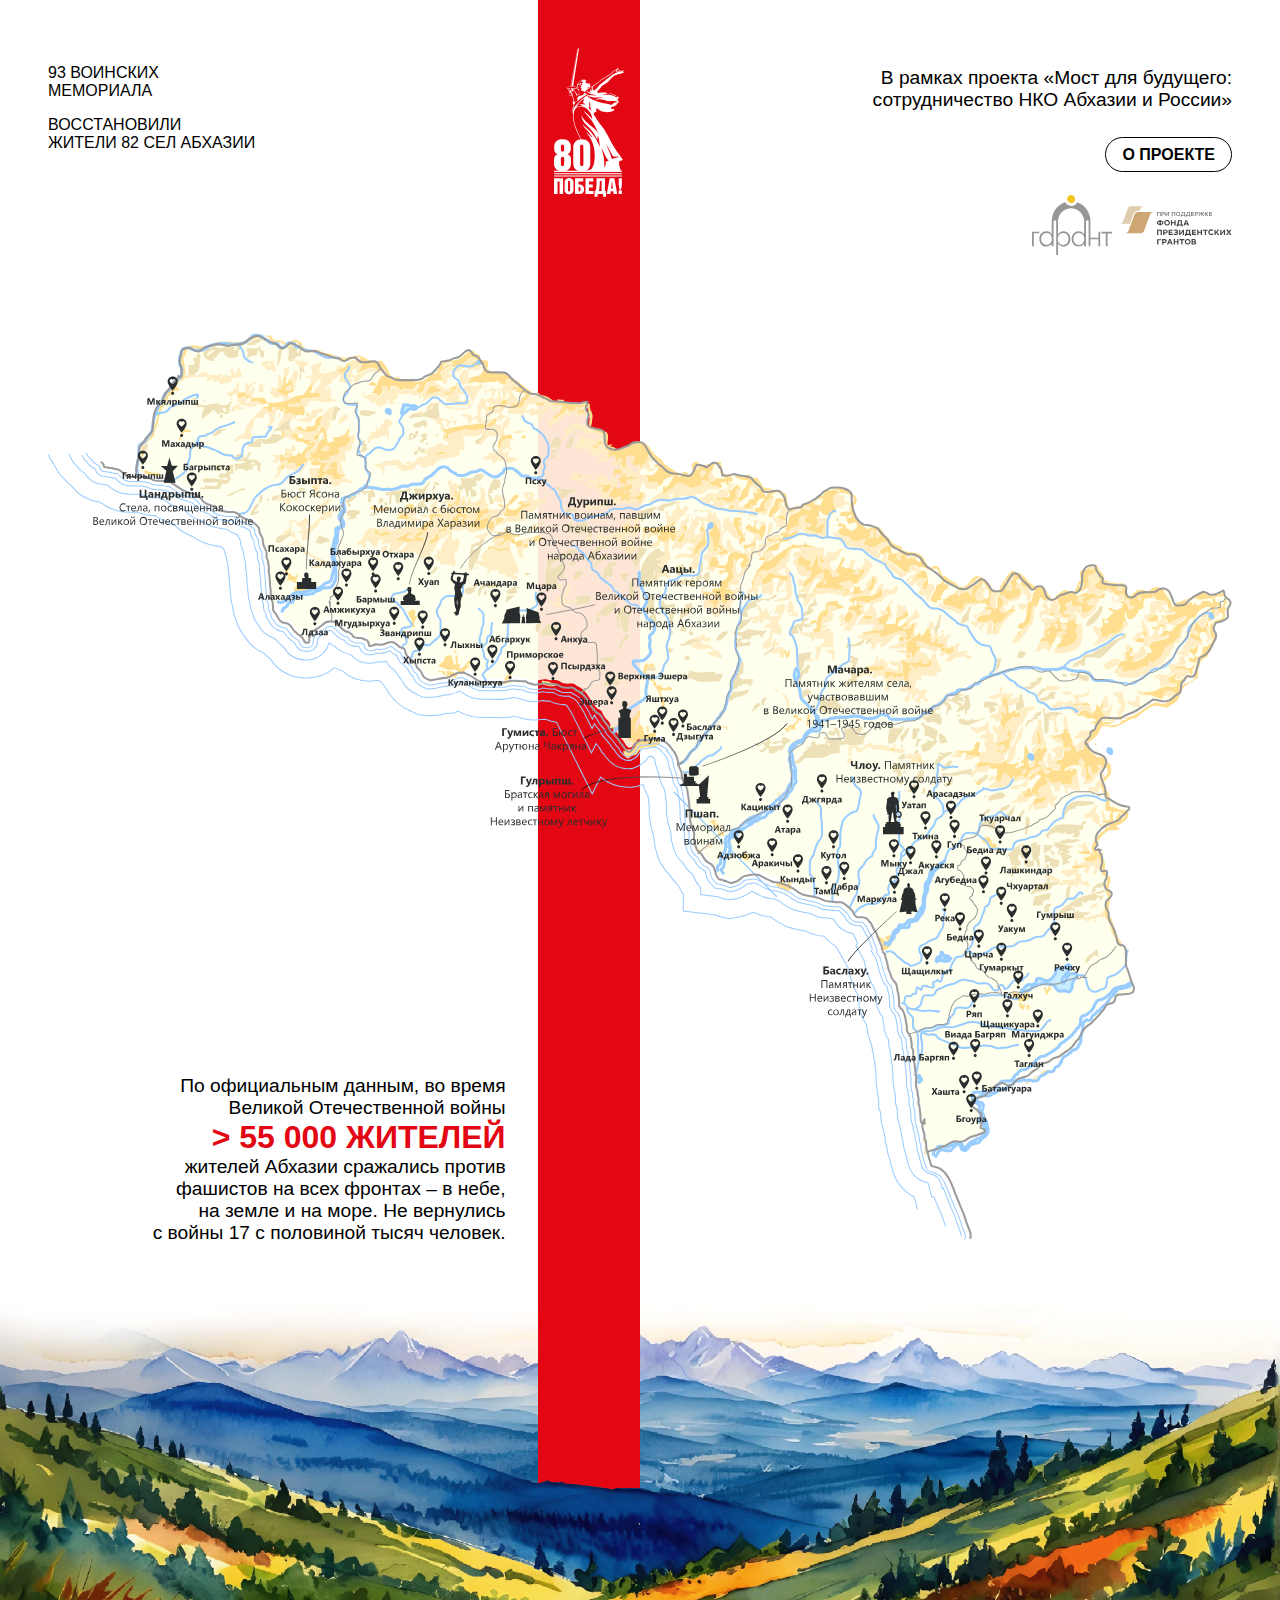
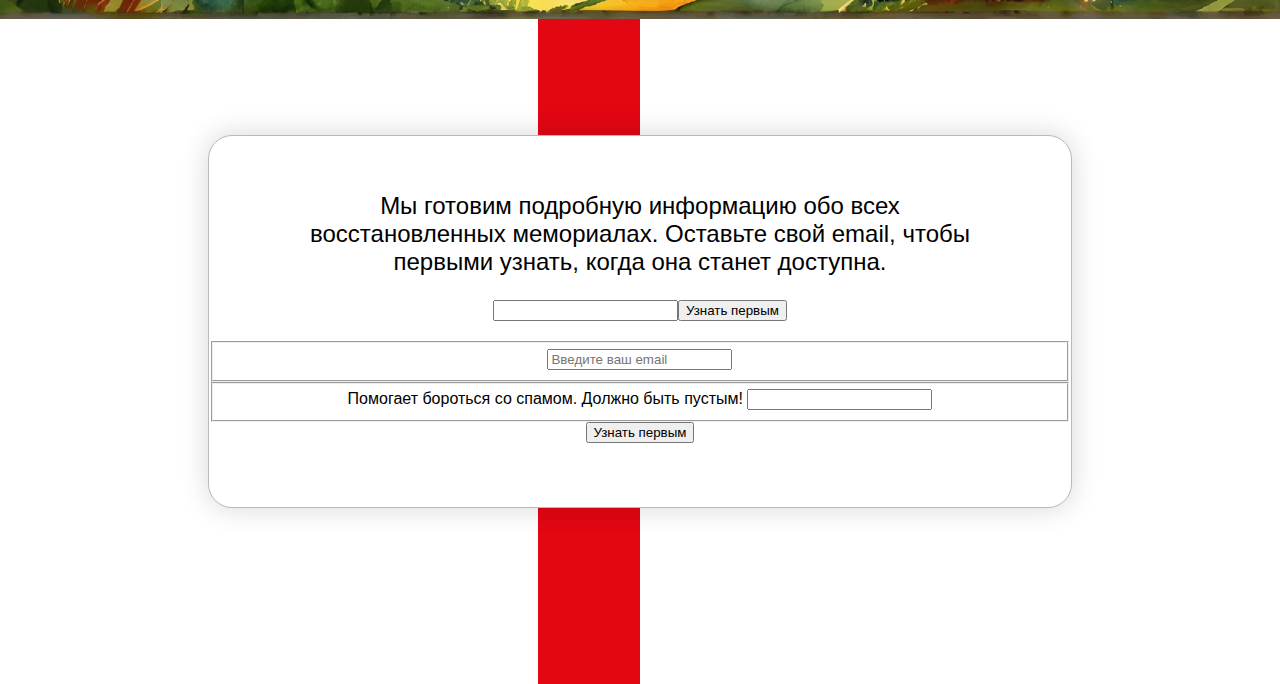
<file: index.html>
<!doctype html>
<html lang="ru">
<head>
  <meta charset="utf-8" />
  <title>93 воинских мемориала восстановили жители 82 сел Абхазии</title>
  <link rel="stylesheet" href="style.css" />
  <script src="https://ajax.googleapis.com/ajax/libs/jquery/3.5.1/jquery.min.js"></script>
  <script src="g-form.js"></script>
</head>
<body>

  
<div class="mainWrapp">
    <div class="header">
        <p class="voin">93 ВОИНСКИХ <br>МЕМОРИАЛА</p><p class="vosst">ВОССТАНОВИЛИ<br> ЖИТЕЛИ 82&nbsp;СЕЛ АБХАЗИИ</p>
    </div>

    <div class="pobeda"><img src="img/80.svg" alt="80 Победа!"></div>

    <div class="map">
        <img src="img/map.svg" alt="Карта восстановленных мемориалов">
    </div>

    <div class="about">
        <p>В рамках проекта «Мост для&nbsp;будущего: сотрудничество НКО Абхазии и&nbsp;России»</p>
   
        <div class="butWrap"><a href="about.html" class="button" target="_self">
            О проекте
            </a></div>
            <div class="logos">
                <div class="logoGarant"><a href="https://ngogarant.ru/" target="_blank"><img class="" src="/img/logoGarant.svg" alt="Группа некоммерческих организаций «Гарант»"></a></div>
                <div class="logoFPG"><a href="https://xn--80afcdbalict6afooklqi5o.xn--p1ai/" target="_blank"><img class="" src="/img/logoFPG.svg" alt="При поддержке Фонда президентских грантов"></a></div>
            </div>    
        </div>

    <div class="hist01">
        <p>По официальным данным, во&nbsp;время Великой Отечественной войны</p>
        <p class="accent">> 55 000 жителей</p>
        <p>жителей Абхазии сражались против фашистов на&nbsp;всех фронтах&nbsp;– в&nbsp;небе, на&nbsp;земле и&nbsp;на&nbsp;море. Не&nbsp;вернулись с&nbsp;войны 17&nbsp;с&nbsp;половиной тысяч человек.</p>
    </div>

    <div class="mount">
        <img src="img/bgBack.jpg" alt="">
        </div>
    <div class="mountUp">
        <img src="img/bgFront.png" alt="">
        </div>
      
        
        <div class="formWrapp">
            <div class="formCase">
                <p class="formText">Мы готовим подробную информацию обо&nbsp;всех восстановленных мемориалах. Оставьте свой email, чтобы первыми узнать, когда она станет доступна.</p>

                <div class="form">
                <form id="subscription-form" method="post" action="/subscribe">
                <input type="email" id="email" name="email" required><button type="submit">Узнать первым</button>

            </form>


<form class="g-form" id="g-form-1" method="POST" action="" autocomplete="off">
  <h2 class="g-form__title g-form__title_main"></h2>
  <h2 class="g-form__title g-form__title_respond"></h2>
  <div class="g-form__preloader"></div>
  <div class="g-form__inputs">
 
    <fieldset class="g-form__input-wrapper">
      <input id="email" name="Email" type="email" value=""
      required placeholder="Введите ваш email"/>
    </fieldset>

 
    <fieldset class="g-form__input-wrapper g-form__input-wrapper_hidden">
      <label for="honeypot">Помогает бороться со спамом. Должно быть пустым!</label>
      <input id="honeypot" type="text" name="honeypot" value="">
    </fieldset>
 
    <div class="g-form__button-wrapper">
      <button class="g-form__button">Узнать первым</button>
    </div>
  </div>
</form>


                </div>

            </div>
        </div>

</div>







</body>
</html>
</file>
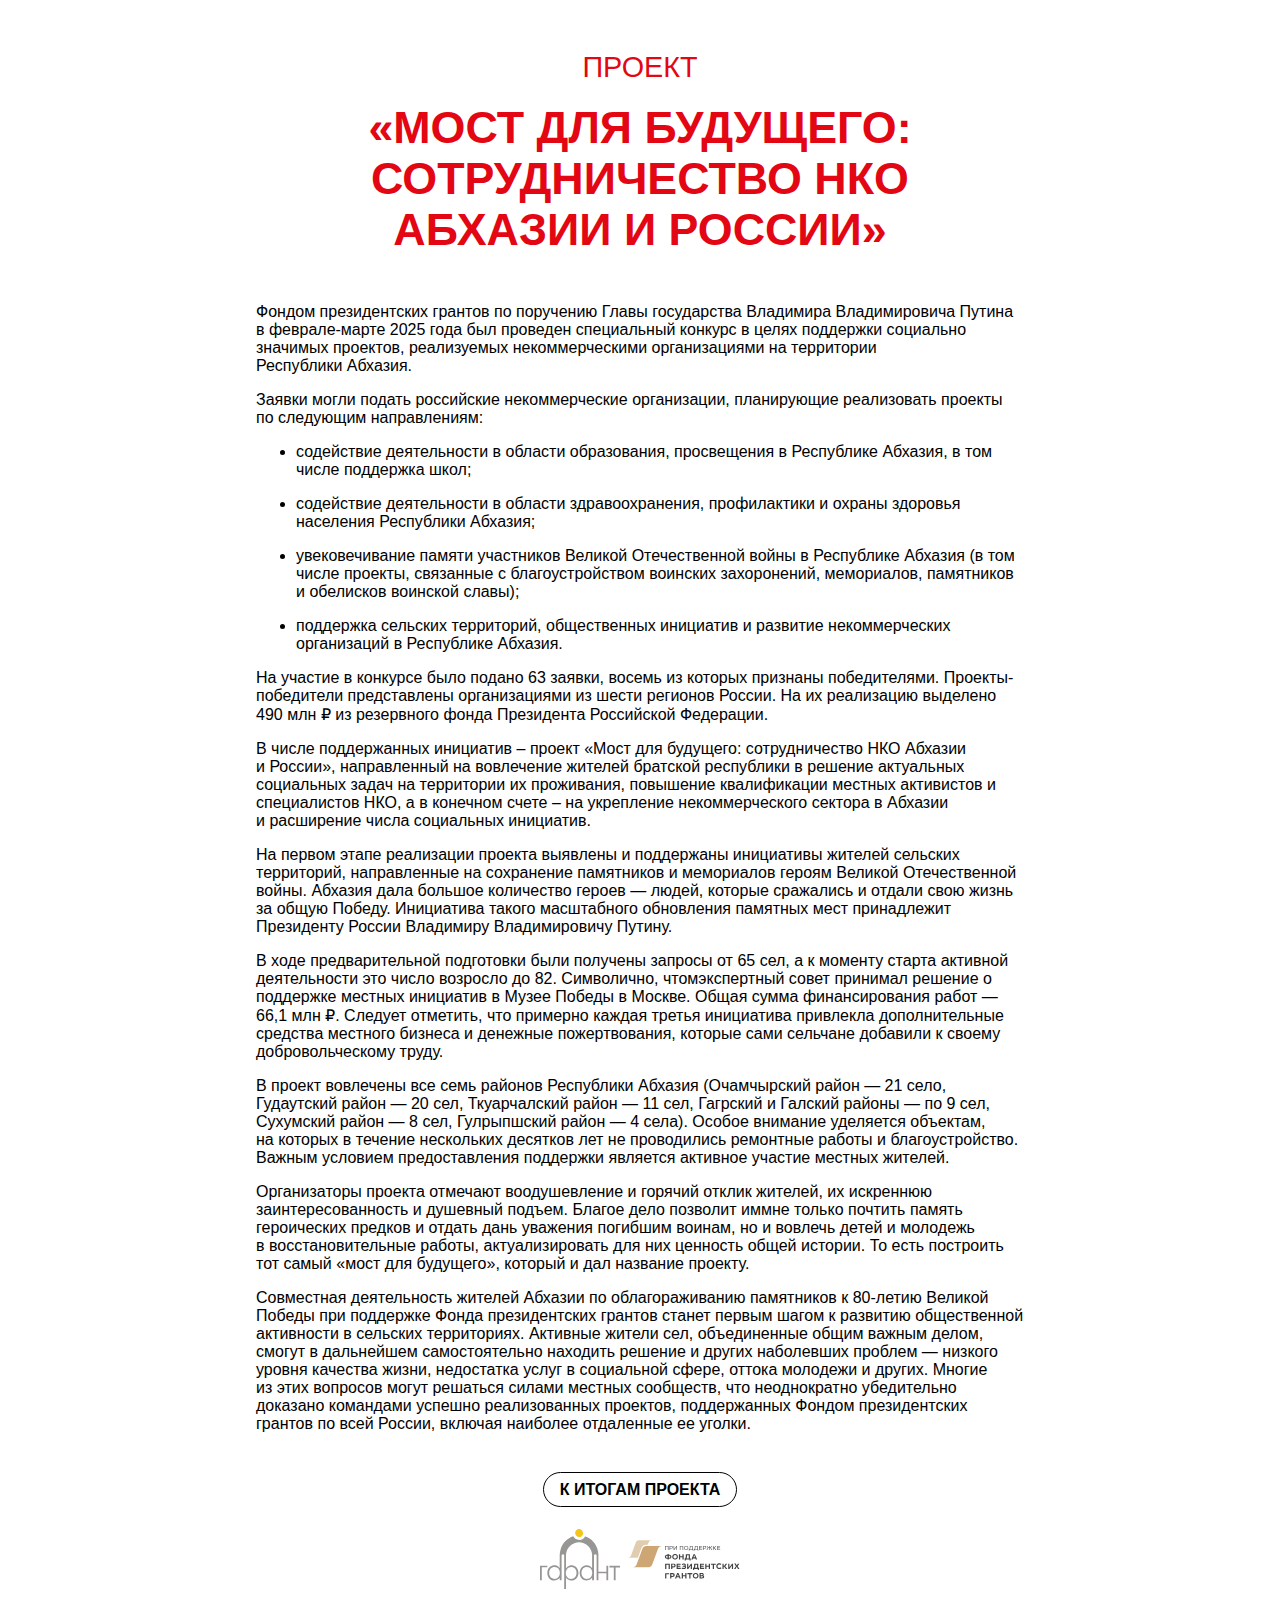
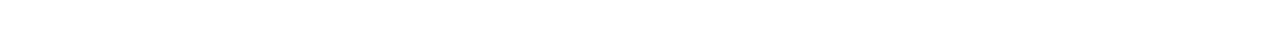
<file: about.html>
<!doctype html>
<html lang="ru">
<head>
  <meta charset="utf-8" />
  <title>J проекте</title>
  <link rel="stylesheet" href="style.css" />
  <link rel="stylesheet" href="styleMob.css" />
  <script src="https://ajax.googleapis.com/ajax/libs/jquery/3.5.1/jquery.min.js"></script>
  <script src="g-form.js"></script>
</head>
<body>


<div class="mainWrappAbout">
     <p class="bigSubline">проект</p><p class="bigText">«Мост для будущего: сотрудничество НКО Абхазии и&nbsp;России»</p>
   

<p>Фондом президентских грантов по&nbsp;поручению Главы государства Владимира Владимировича Путина в&nbsp;феврале-марте 2025 года был проведен специальный конкурс в&nbsp;целях поддержки социально значимых проектов, реализуемых некоммерческими организациями на&nbsp;территории Республики&nbsp;Абхазия.</p>
<p>Заявки могли подать российские некоммерческие организации, планирующие реализовать проекты по следующим направлениям:</p>
<ul>
  <li><p>содействие деятельности в&nbsp;области образования, просвещения в&nbsp;Республике Абхазия, в&nbsp;том числе поддержка школ;</p></li>
  <li><p>содействие деятельности в&nbsp;области здравоохранения, профилактики и&nbsp;охраны здоровья населения Республики Абхазия;</p></li>
  <li><p>увековечивание памяти участников Великой Отечественной войны в&nbsp;Республике Абхазия (в&nbsp;том числе проекты, связанные с благоустройством воинских захоронений, мемориалов, памятников и обелисков воинской славы);</p></li>
    <li><p>поддержка сельских территорий, общественных инициатив и&nbsp;развитие некоммерческих организаций в&nbsp;Республике Абхазия.</p></li>
</ul>
<p>На участие в&nbsp;конкурсе было подано 63&nbsp;заявки, восемь из&nbsp;которых признаны победителями. Проекты-победители представлены организациями из&nbsp;шести регионов России. На их реализацию выделено 490&nbsp;млн&nbsp;₽ из&nbsp;резервного фонда Президента Российской Федерации.</p>
<p>В числе поддержанных инициатив – проект «Мост для будущего: сотрудничество НКО Абхазии и&nbsp;России», направленный на вовлечение жителей братской республики в&nbsp;решение актуальных социальных задач на территории их проживания, повышение квалификации местных активистов и специалистов НКО, а в конечном счете – на&nbsp;укрепление некоммерческого сектора в Абхазии и&nbsp;расширение числа социальных инициатив.</p>
<p>На первом этапе реализации проекта выявлены и&nbsp;поддержаны инициативы жителей сельских территорий, направленные на сохранение памятников и мемориалов героям Великой Отечественной войны. Абхазия дала большое количество героев&nbsp;— людей, которые сражались и отдали свою жизнь за общую Победу. Инициатива такого масштабного обновления памятных мест принадлежит Президенту России Владимиру Владимировичу Путину.</p>
<p>В ходе предварительной подготовки были получены запросы от&nbsp;65&nbsp;сел, а&nbsp;к&nbsp;моменту старта активной деятельности это число возросло до&nbsp;82. Символично, чтомэкспертный совет принимал решение о поддержке местных инициатив в&nbsp;Музее&nbsp;Победы в&nbsp;Москве. Общая сумма финансирования работ&nbsp;— 66,1&nbsp;млн&nbsp;₽. Следует отметить, что примерно каждая третья инициатива привлекла дополнительные средства местного бизнеса и&nbsp;денежные пожертвования, которые сами сельчане добавили к своему добровольческому труду.</p>
<p>В проект вовлечены все семь районов Республики Абхазия (Очамчырский район&nbsp;— 21&nbsp;село, Гудаутский район&nbsp;— 20&nbsp;сел, Ткуарчалский район&nbsp;— 11&nbsp;сел, Гагрский и&nbsp;Галский районы&nbsp;— по&nbsp;9&nbsp;сел, Сухумский район&nbsp;— 8&nbsp;сел, Гулрыпшский район&nbsp;— 4&nbsp;села). Особое внимание уделяется объектам, на&nbsp;которых в&nbsp;течение нескольких десятков лет не&nbsp;проводились ремонтные работы и&nbsp;благоустройство. Важным условием предоставления поддержки является активное участие местных жителей.</p>
<p>Организаторы проекта отмечают воодушевление и&nbsp;горячий отклик жителей, их&nbsp;искреннюю заинтересованность и&nbsp;душевный подъем. Благое дело позволит иммне&nbsp;только почтить память героических предков и&nbsp;отдать дань уважения погибшим воинам, но&nbsp;и&nbsp;вовлечь детей и&nbsp;молодежь в&nbsp;восстановительные работы, актуализировать для&nbsp;них ценность общей истории. То&nbsp;есть построить тот&nbsp;самый «мост для будущего», который и&nbsp;дал название проекту.</p>
<p>Совместная деятельность жителей Абхазии по&nbsp;облагораживанию памятников к&nbsp;80-летию Великой Победы при&nbsp;поддержке Фонда президентских грантов станет первым шагом к&nbsp;развитию общественной активности в&nbsp;сельских территориях. Активные жители сел, объединенные общим важным делом, смогут в&nbsp;дальнейшем самостоятельно находить решение и&nbsp;других наболевших проблем&nbsp;— низкого уровня качества жизни, недостатка услуг в&nbsp;социальной сфере, оттока молодежи и&nbsp;других. Многие из&nbsp;этих вопросов могут решаться силами местных сообществ, что&nbsp;неоднократно убедительно доказано командами успешно реализованных проектов, поддержанных Фондом президентских грантов по&nbsp;всей&nbsp;России, включая наиболее отдаленные ее&nbsp;уголки.</p>

<div class="aboutpage-buttonWrap">
           <a href="index.html" class="button" target="_self">
            К итогам проекта
            </a>
</div>
                <div class="logos">
                <div class="logoGarant"><a href="https://ngogarant.ru/" target="_blank"><img class="" src="img/logoGarant.svg" alt="Группа некоммерческих организаций «Гарант»"></a></div>
                <div class="logoFPG"><a href="https://xn--80afcdbalict6afooklqi5o.xn--p1ai/" target="_blank"><img class="" src="img/logoFPG.svg" alt="При поддержке Фонда президентских грантов"></a></div>
            </div>    
</div>


      
        





</body>
</html>
</file>
<file: style.css>
html {
    font-family: -apple-system, BlinkMacSystemFont, 'Segoe UI', Roboto, Oxygen, Ubuntu, Cantarell, 'Open Sans', 'Helvetica Neue', sans-serif;
    font-size: 100%;
    height: 100%;
    background: #FFF;
    color: black;
   }

body {
    height: 100%;
    margin: 0;
}

/* ###################### MAIN ###################### */

.mainWrapp {
    display: grid;
    grid-template-columns: [start] 42vw [line2] 8vw [line3] 50vw [end];
    grid-template-rows: [row1] auto [row2] auto [row3] auto [row4] auto [row5] auto [end];
}

.hist01, .about {
    font-size: 1.2rem;
}


/* ###################### HEADER ###################### */

p.bigText {
    color: #E30613;
    font-size: 3.875rem;
    font-style: bold;
    font-weight: 700;
    line-height: normal;
    margin: 0 0 0.4rem 0;
    text-transform: uppercase;
   }

p.bigSubline {
    color: #E30613;
    font-size: 2.625rem;
    font-style: normal;
    font-weight: 400;
    line-height: 4.4rem;
    margin: 0;
    text-transform: uppercase;
}

.header {
    margin: 3rem 2rem 0 3rem;

}


/* ###################### POBEDA ###################### */

.pobeda {
    background: #E30613;
    height: 100%;
    padding: 3rem 1rem 1rem 1rem;
    grid-row-start: row1;
    grid-column-start: line2;
    grid-row-end: end;
    grid-column-end: line3; 
text-align: center;
z-index: 1;
}

.pobeda img {
    width: 100%;
}

/* ###################### ABOUT ###################### */
.about {
    grid-row-start: row1;
    grid-column-start: line3;
    grid-row-end: row1;
    grid-column-end: end; 
    text-align: right;
    padding: 3rem 3rem 0 3rem;
justify-content: end;
justify-self: right;
    width: 60%;
}

.button {
    border-radius: 1.5rem;
    border: 1px solid #000;
    color: #000;
    background-color: #FFF;
text-decoration: none;
text-align: center;
padding: 0.5rem 1rem 0.5rem 1rem;
font-size: 1rem;
font-style: normal;
font-weight: 700;
line-height: normal;
text-transform: uppercase;

}
.butWrap {
margin-top: 2rem;
}
.button:hover {
    background-color: #e3ebf9;
  }

.logos {
      display: flex;
  justify-content:end;
  margin: 30px auto;
}

.logos img {
      display: block;
  max-width: 100%;
}
.logoGarant {

width: 5rem;
}
.logoFPG {
    padding: 0.4rem 0 0.5rem 0.5rem;
 width: 7rem;

}

/* ###################### MAP ###################### */
.map {
    padding: 3rem;
    text-align: center;
    grid-row-start: row2;
    grid-column-start: start;
    grid-row-end: row3;
    grid-column-end: end; 
    z-index: 1555;
}

.map img {
    width: 100%;
}

.mount {
    grid-row-start: row4;
    grid-column-start: start;
    grid-row-end: row4;
    grid-column-end: end; 
    z-index: 0;
}

.mount img {
    width: 100vw;
}

.mountUp img {
    align-items: end;
    width: 100vw;
}

.mountUp {
    align-items: end;
    grid-row-start: row4;
    grid-column-start: start;
    grid-row-end: row4;
    grid-column-end: end; 
    z-index: 1;
}


/* ###################### HIST ###################### */

.hist01 {
    align-self: self-end;
    grid-row-start: row2;
    grid-column-start: start;
    grid-row-end: row3;
    grid-column-end: line2; 
    z-index: 1;
    text-align: right;
    padding: 0 2rem 3rem 8rem;
}
.accent {
    color: #E30613;
font-size: 2rem;
font-style: normal;
font-weight: 700;
line-height: normal;
text-transform: uppercase;
}
.hist01 p {
    margin: 0;
}

/* ###################### FORM ###################### */

.formWrapp {
    padding: 5rem 5rem 5rem 5rem;
    grid-row-start: row5;
    grid-column-start: start;
    grid-row-end: row5;
    grid-column-end: end; 
    z-index: 1555;
}

.formCase {
    border-radius: 1.5rem;
border: 1px solid #B9B9B9;
background: #FFF;
box-shadow: 0px 0px 29px 0px rgba(0, 0, 0, 0.16);
margin: 2rem 8rem 2rem 8rem;
text-align: center;
}

.formText {
    color: #000;
text-align: center;
font-size: 1.5rem;
font-style: normal;
font-weight: 400;
line-height: normal;
padding: 2rem 5rem 0rem 5rem;

}
.form {
    margin: 0 0 4rem 0;
}
.form a {
color: #000;
font-style: normal;
padding: 0.15rem 2rem 0.4rem 2rem;
font-weight: 700;
line-height: normal;
font-size: 1.4rem;
border: 1px solid #ACACAC;
border-radius: 0.4rem;
background: linear-gradient(90deg, #FFE98D -1.44%, #FBBC00 101.28%), #D9D9D9;
text-decoration: none;
}





/* ###################### ABOUT PAGE ###################### */

.mainWrappAbout {
    text-align: center;
    width: 60%;
    margin: 0 auto;
}

.mainWrappAbout p {
    text-align: left;
}

.aboutpage-buttonWrap {
    margin-top: 3rem;
}

.mainWrappAbout p.bigText {
text-align: center;
margin-bottom: 3rem;
font-size: 2.8rem;
   }

.mainWrappAbout p.bigSubline {
text-align: center;
font-size: 1.8rem;
margin-top: 2rem;
}

.mainWrappAbout li p {
    margin-top: 0;
}

.mainWrappAbout .logos {
      display: flex;
  justify-content:center;
  margin: 30px auto;
  padding-bottom: 3rem;
}


@media (max-width: 1180px) { 
        .mainWrapp {
    display: grid;
    grid-template-columns: [start] 65vw [line2] 8vw [line3] 27vw [end];
    grid-template-rows: [row1] auto [row2] auto [row3] auto [row4] auto [row5] auto [end];
}
.formWrapp {
    padding: 5rem 1rem 5rem 1rem;
    grid-row-start: row5;
    grid-column-start: start;
    grid-row-end: row5;
    grid-column-end: end; 
    z-index: 1555;
}
.formCase {
    border-radius: 1.5rem;
border: 1px solid #B9B9B9;
background: #FFF;
box-shadow: 0px 0px 29px 0px rgba(0, 0, 0, 0.16);
margin: 2rem 2rem 2rem 2rem;
text-align: center;
}
 }
</file>
<file: styleMob.css>
@media (orientation: portrait) { 
    /* ###################### MAIN ###################### */
html {
    font-family: -apple-system, BlinkMacSystemFont, 'Segoe UI', Roboto, Oxygen, Ubuntu, Cantarell, 'Open Sans', 'Helvetica Neue', sans-serif;
    font-size: 2.5vw;
    height: 100%;
    background: #FFF;
    color: black;
   }

.mainWrapp {
    display: grid;
    grid-template-columns: [start] 85vw [line2] 15vw [line3] 0vw [end];
    grid-template-rows: [row1] auto [row2] auto [row3] auto [row4] auto [row5] auto [row6] auto [end];
}

.hist01, .about {
    font-size: 1.2rem;
}


/* ###################### HEADER ###################### */

p.bigText {
    color: #E30613;
    font-size: 3.875rem;
    font-style: bold;
    font-weight: 700;
    line-height: normal;
    margin: 0 0 0.4rem 0;
    text-transform: uppercase;
   }

p.bigSubline {
    color: #E30613;
    font-size: 2.625rem;
    font-style: normal;
    font-weight: 400;
    line-height: 4.4rem;
    margin: 0;
    text-transform: uppercase;
}

.header {
    margin: 3rem 2rem 0 3rem;
    grid-row-start: row1;
    grid-column-start: start;
    grid-row-end: row2;
    grid-column-end: line2; 
}


/* ###################### POBEDA ###################### */

.pobeda {
    background: #E30613;
    height: 100%;
    padding: 3rem 1rem 1rem 1rem;
    grid-row-start: row1;
    grid-column-start: line2;
    grid-row-end: end;
    grid-column-end: end; 
text-align: center;
z-index: 1;
}

.pobeda img {
    width: 100%;
}

/* ###################### ABOUT ###################### */
.about {
    grid-row-start: row2;
    grid-column-start: start;
    grid-row-end: row3;
    grid-column-end: line2; 
    text-align: left;
    padding: 3rem 3rem 0 3rem;
justify-content: start;
justify-self: left;
    width: 90%;
}

.button {
    border-radius: 1.5rem;
    border: 1px solid #000;
    color: #000;
    background-color: #FFF;
text-decoration: none;
text-align: center;
padding: 0.5rem 1rem 0.5rem 1rem;
font-size: 1rem;
font-style: normal;
font-weight: 700;
line-height: normal;
text-transform: uppercase;

}
.butWrap {
margin-top: 2rem;
}
.button:hover {
    background-color: #e3ebf9;
  }

.logos {
      display: flex;
  justify-content:start;
  margin: 30px auto;
}

.logos img {
      display: block;
  max-width: 100%;
}
.logoGarant {
width: 8rem;
}
.logoFPG {
    padding: 0.4rem 0 0.5rem 0.5rem;
 width: 10rem;

}

/* ###################### MAP ###################### */
.map {
    padding: 0.1rem;
    text-align: center;
    grid-row-start: row3;
    grid-column-start: start;
    grid-row-end: row4;
    grid-column-end: end; 
    z-index: 1555;
}

.map img {
    width: 100%;
}

.mount {
    grid-row-start: row5;
    grid-column-start: start;
    grid-row-end: row6;
    grid-column-end: end; 
    z-index: 0;
}

.mount img {
    width: 100vw;
}

.mountUp img {
    align-items: end;
    width: 100vw;
}

.mountUp {
    align-items: end;
    grid-row-start: row5;
    grid-column-start: start;
    grid-row-end: row6;
    grid-column-end: end; 
    z-index: 1;
}


/* ###################### HIST ###################### */

.hist01 {
    align-self: self-end;
    grid-row-start: row4;
    grid-column-start: start;
    grid-row-end: row5;
    grid-column-end: line2; 
    z-index: 1;
    text-align: right;
    padding: 0 2rem 3rem 3rem;
}
.accent {
    color: #E30613;
font-size: 2rem;
font-style: normal;
font-weight: 700;
line-height: normal;
text-transform: uppercase;
}
.hist01 p {
    margin: 0;
}

/* ###################### FORM ###################### */

.formWrapp {
    padding: 3rem 2rem 3rem 2rem;
    grid-row-start: row6;
    grid-column-start: start;
    grid-row-end: end;
    grid-column-end: end; 
    z-index: 1555;
}

.formCase {
    border-radius: 1.5rem;
border: 1px solid #B9B9B9;
background: #FFF;
box-shadow: 0px 0px 29px 0px rgba(0, 0, 0, 0.16);
margin: 0;
text-align: center;
}

.formText {
    color: #000;
text-align: center;
font-size: 1.5rem;
font-style: normal;
font-weight: 400;
line-height: normal;
padding: 1rem 5rem 0rem 5rem;

}
.form {
    margin: 0 0 3rem 0;
}
.form a {
color: #000;
font-style: normal;
padding: 0.15rem 2rem 0.4rem 2rem;
font-weight: 700;
line-height: normal;
font-size: 1.4rem;
border: 1px solid #ACACAC;
border-radius: 0.4rem;
background: linear-gradient(90deg, #FFE98D -1.44%, #FBBC00 101.28%), #D9D9D9;
text-decoration: none;
}





/* ###################### ABOUT PAGE ###################### */

.mainWrappAbout {
    text-align: center;
    width: 90%;
    margin: 0 auto;
}

.mainWrappAbout p {
    text-align: left;
}

.aboutpage-buttonWrap {
    margin-top: 3rem;
}

.mainWrappAbout p.bigText {
text-align: center;
margin-bottom: 3rem;
font-size: 2.8rem;
   }

.mainWrappAbout p.bigSubline {
text-align: center;
font-size: 1.8rem;
margin-top: 2rem;
}

.mainWrappAbout li p {
    margin-top: 0;
}

.mainWrappAbout .logos {
      display: flex;
  justify-content:center;
  margin: 30px auto;
  padding-bottom: 3rem;
}


}
</file>
